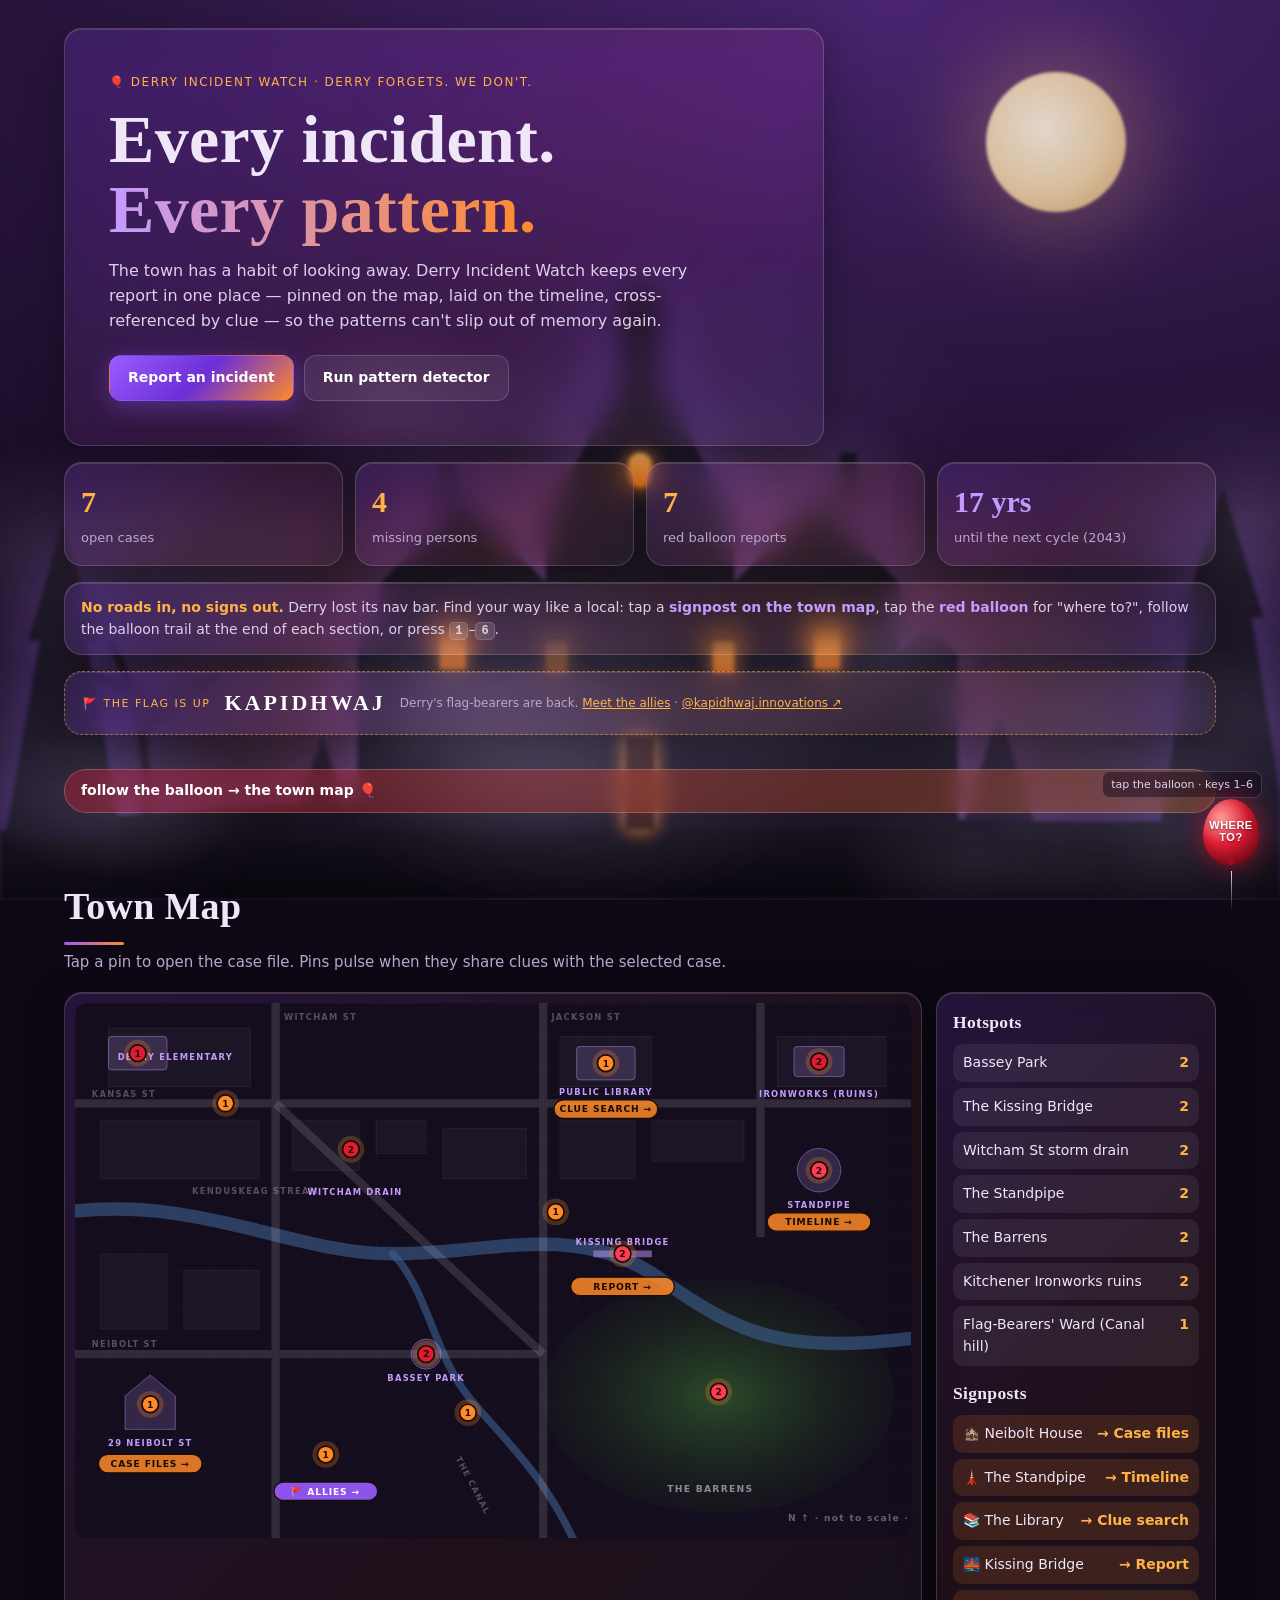
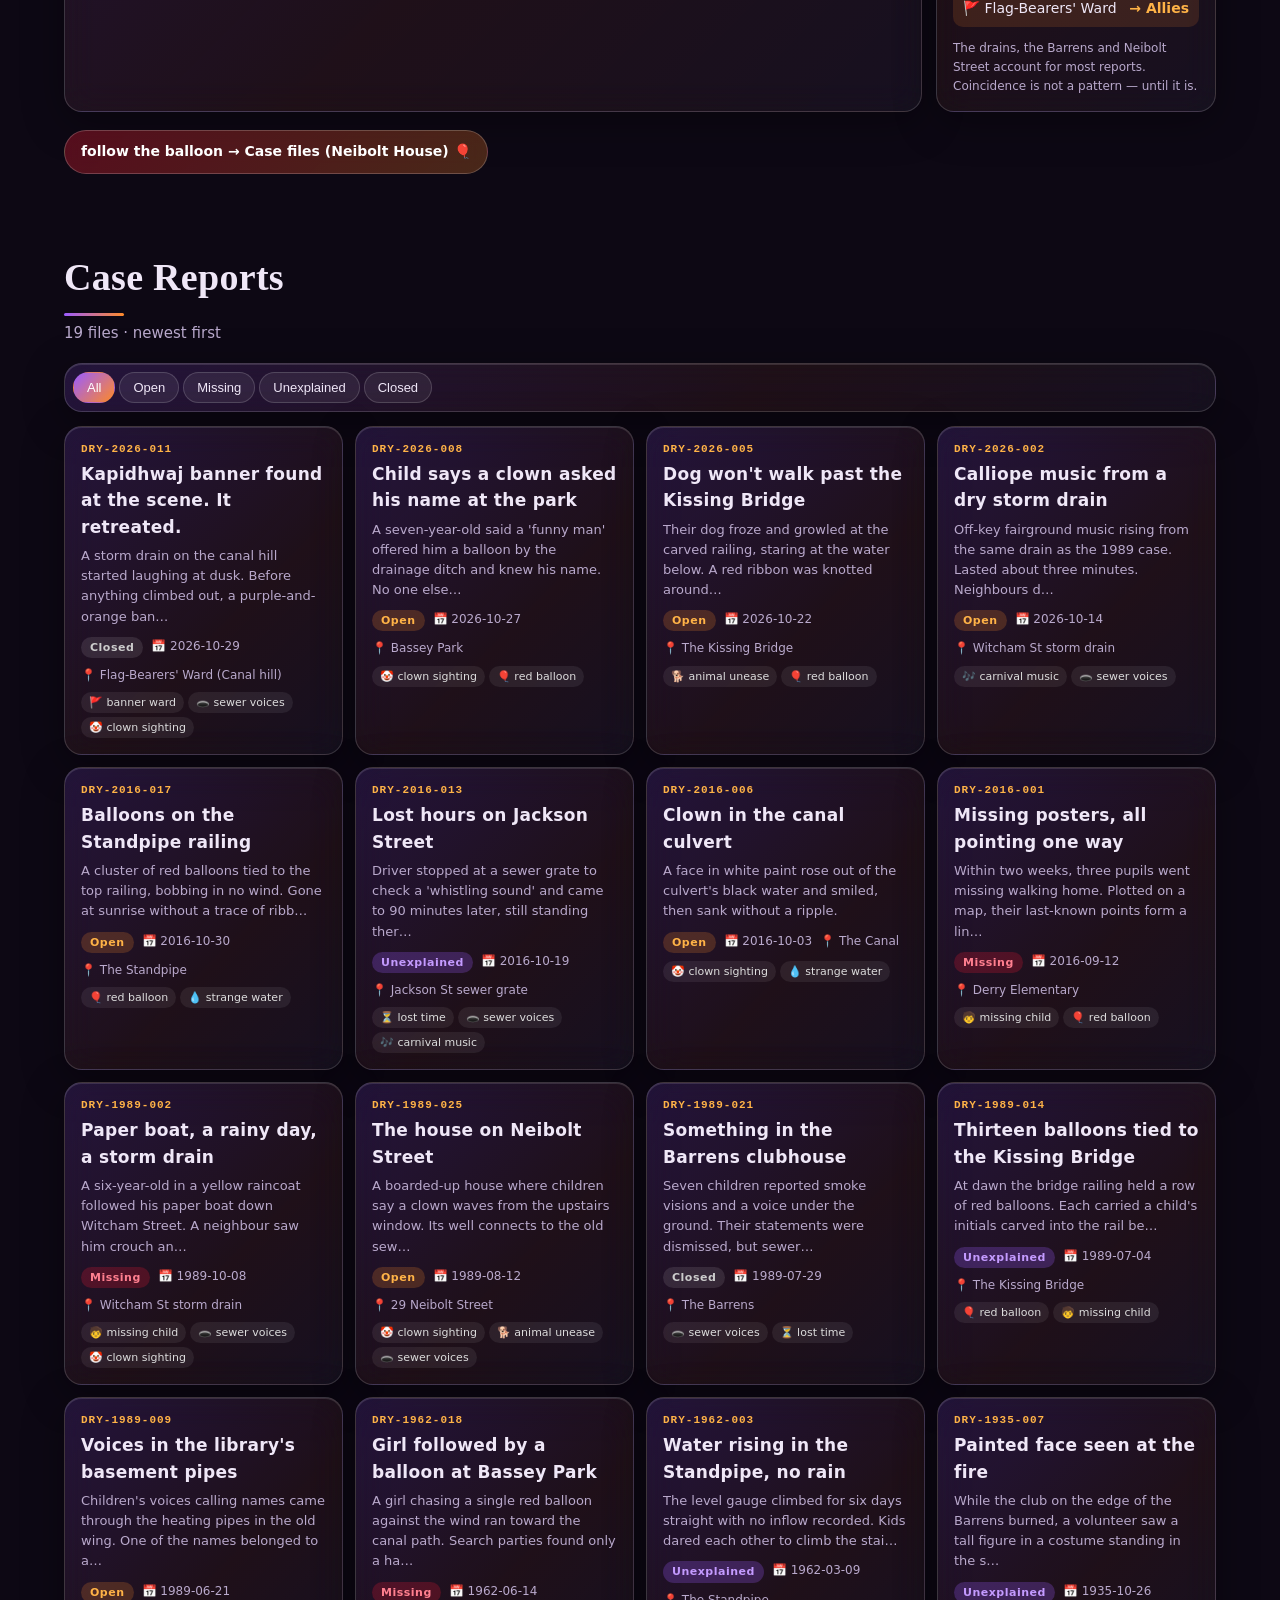
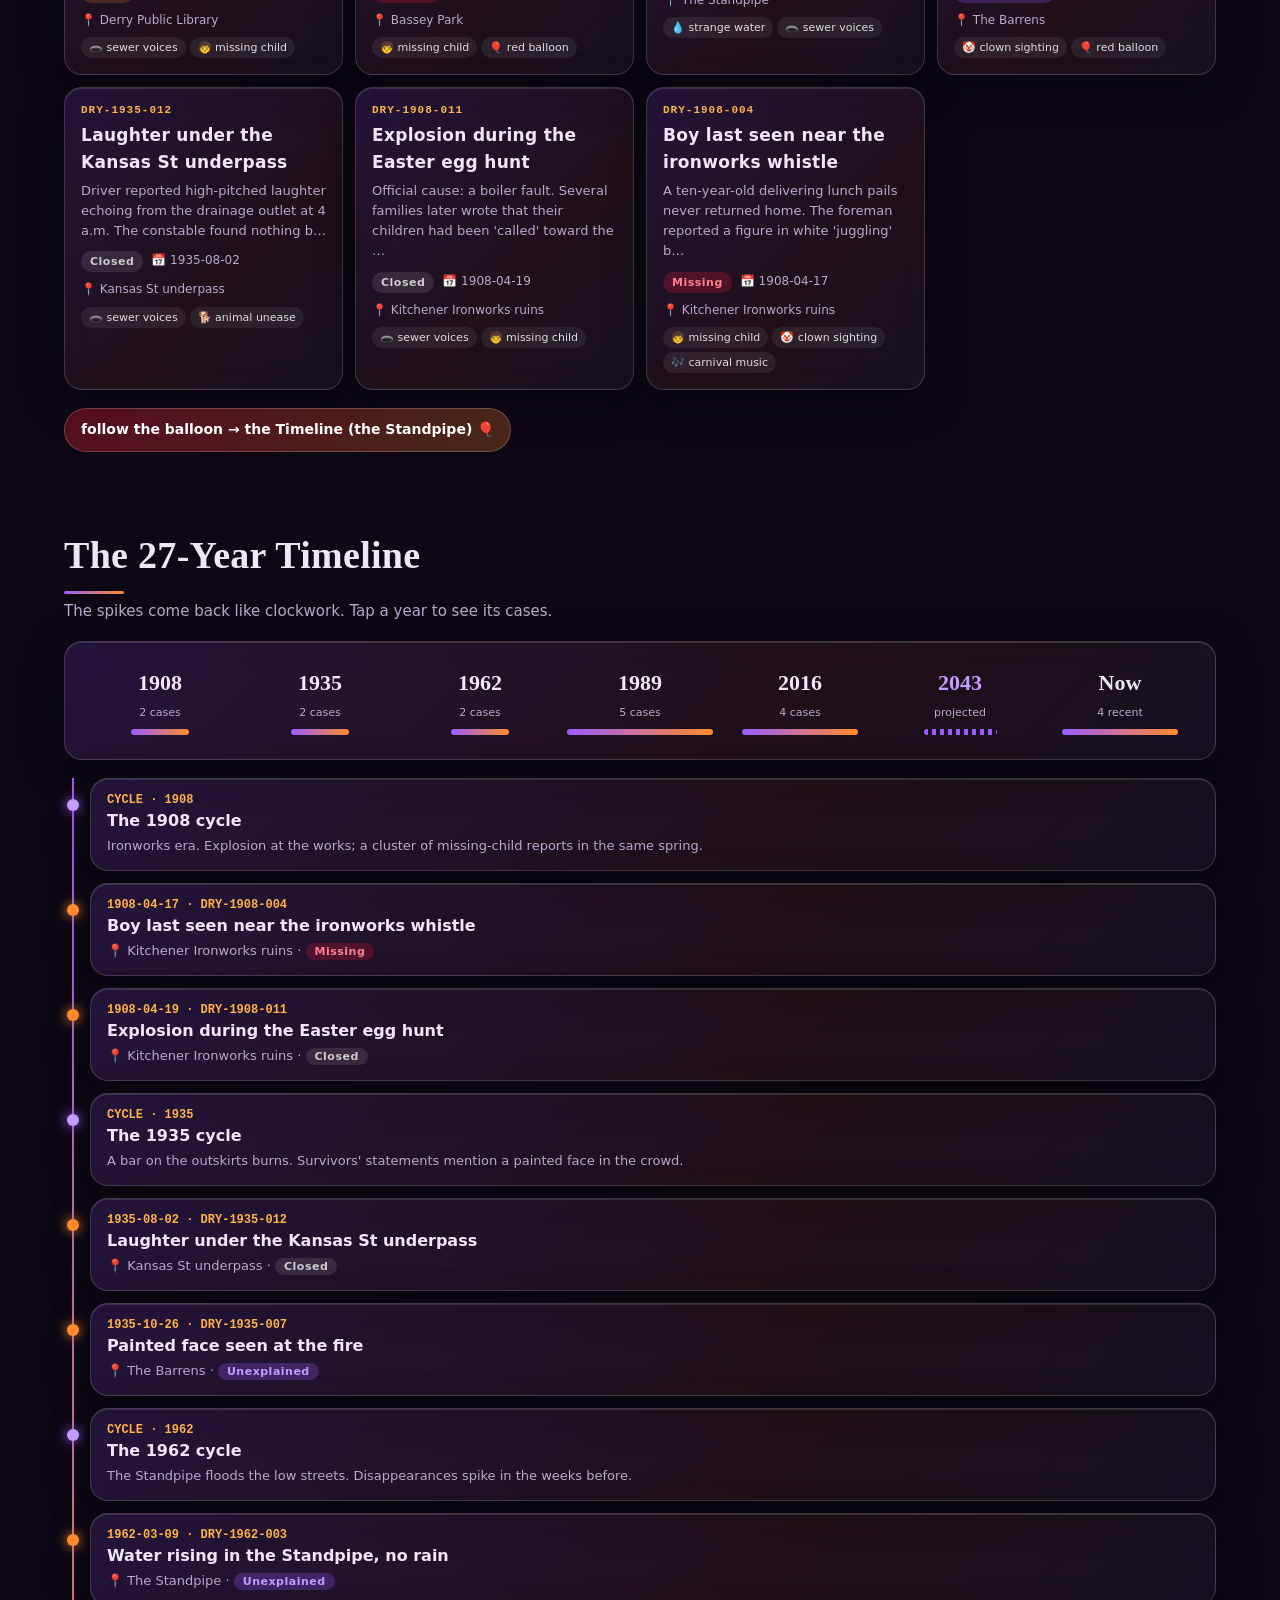
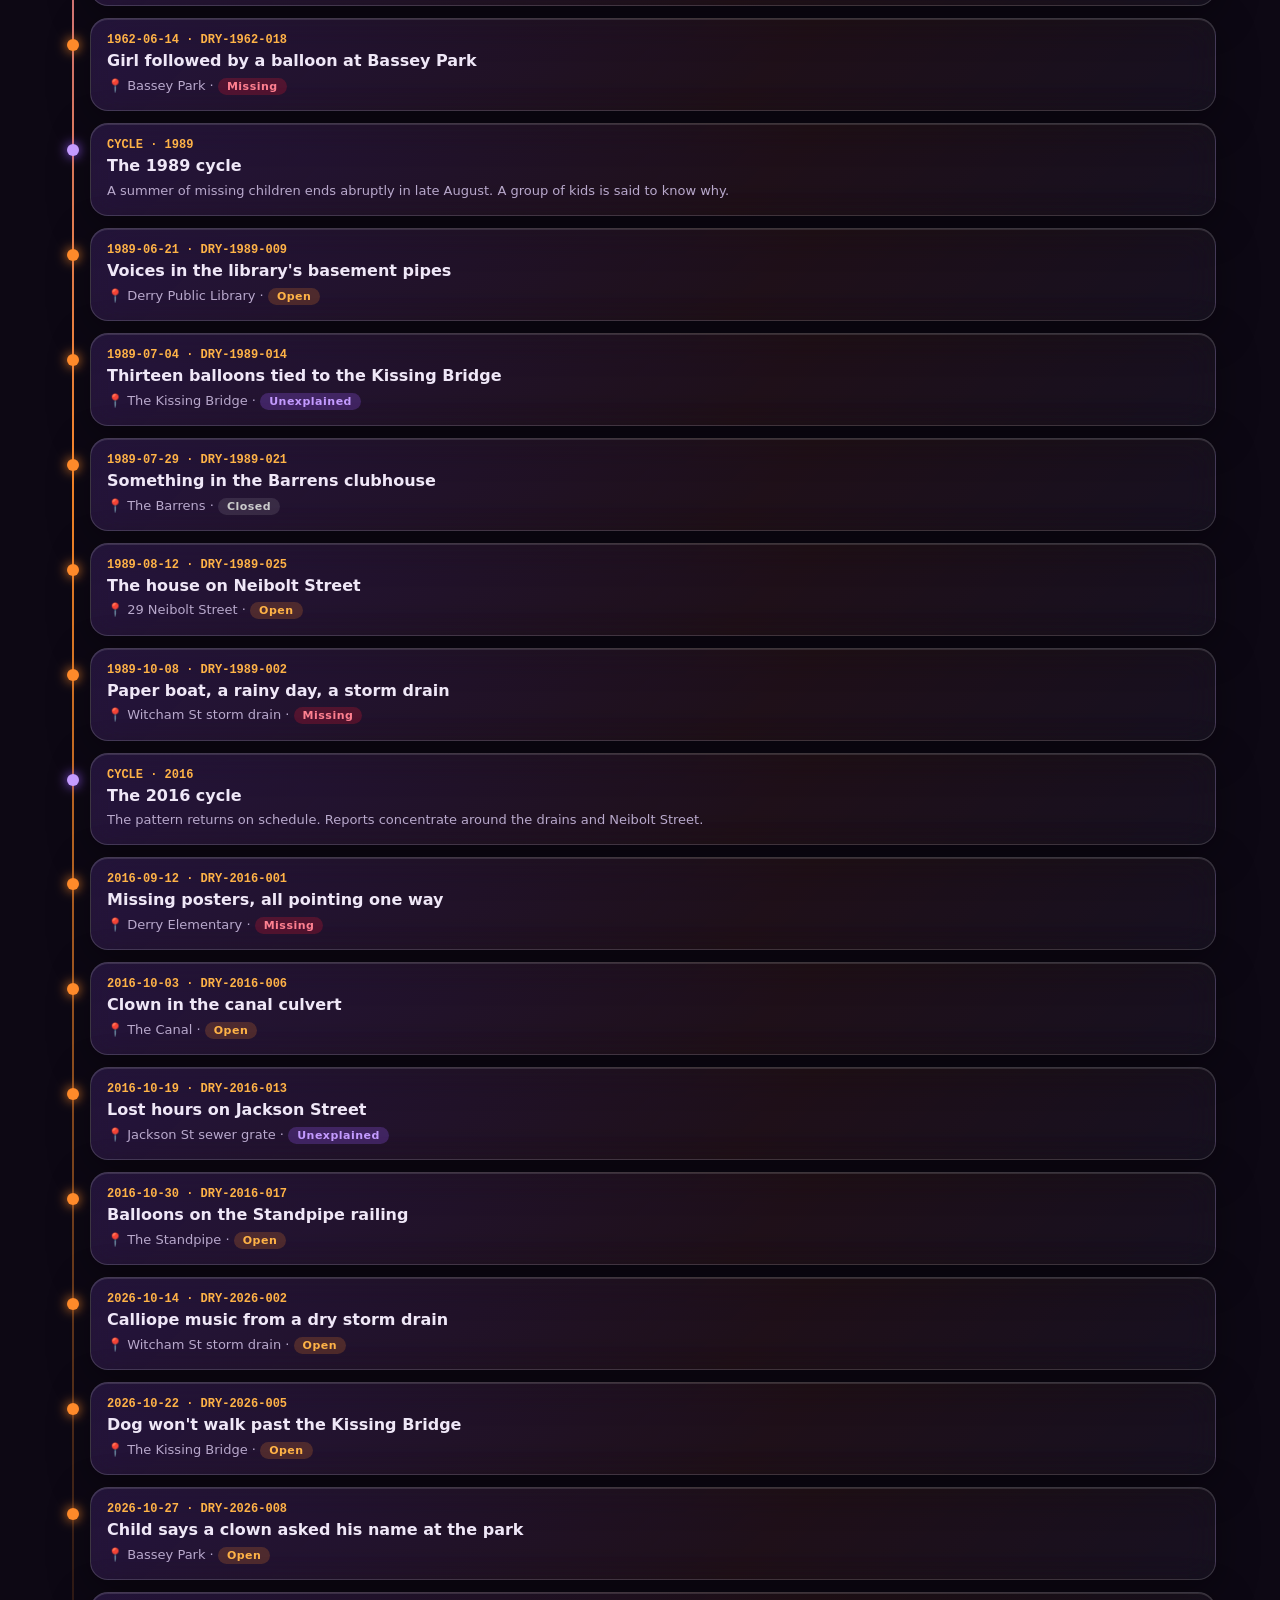
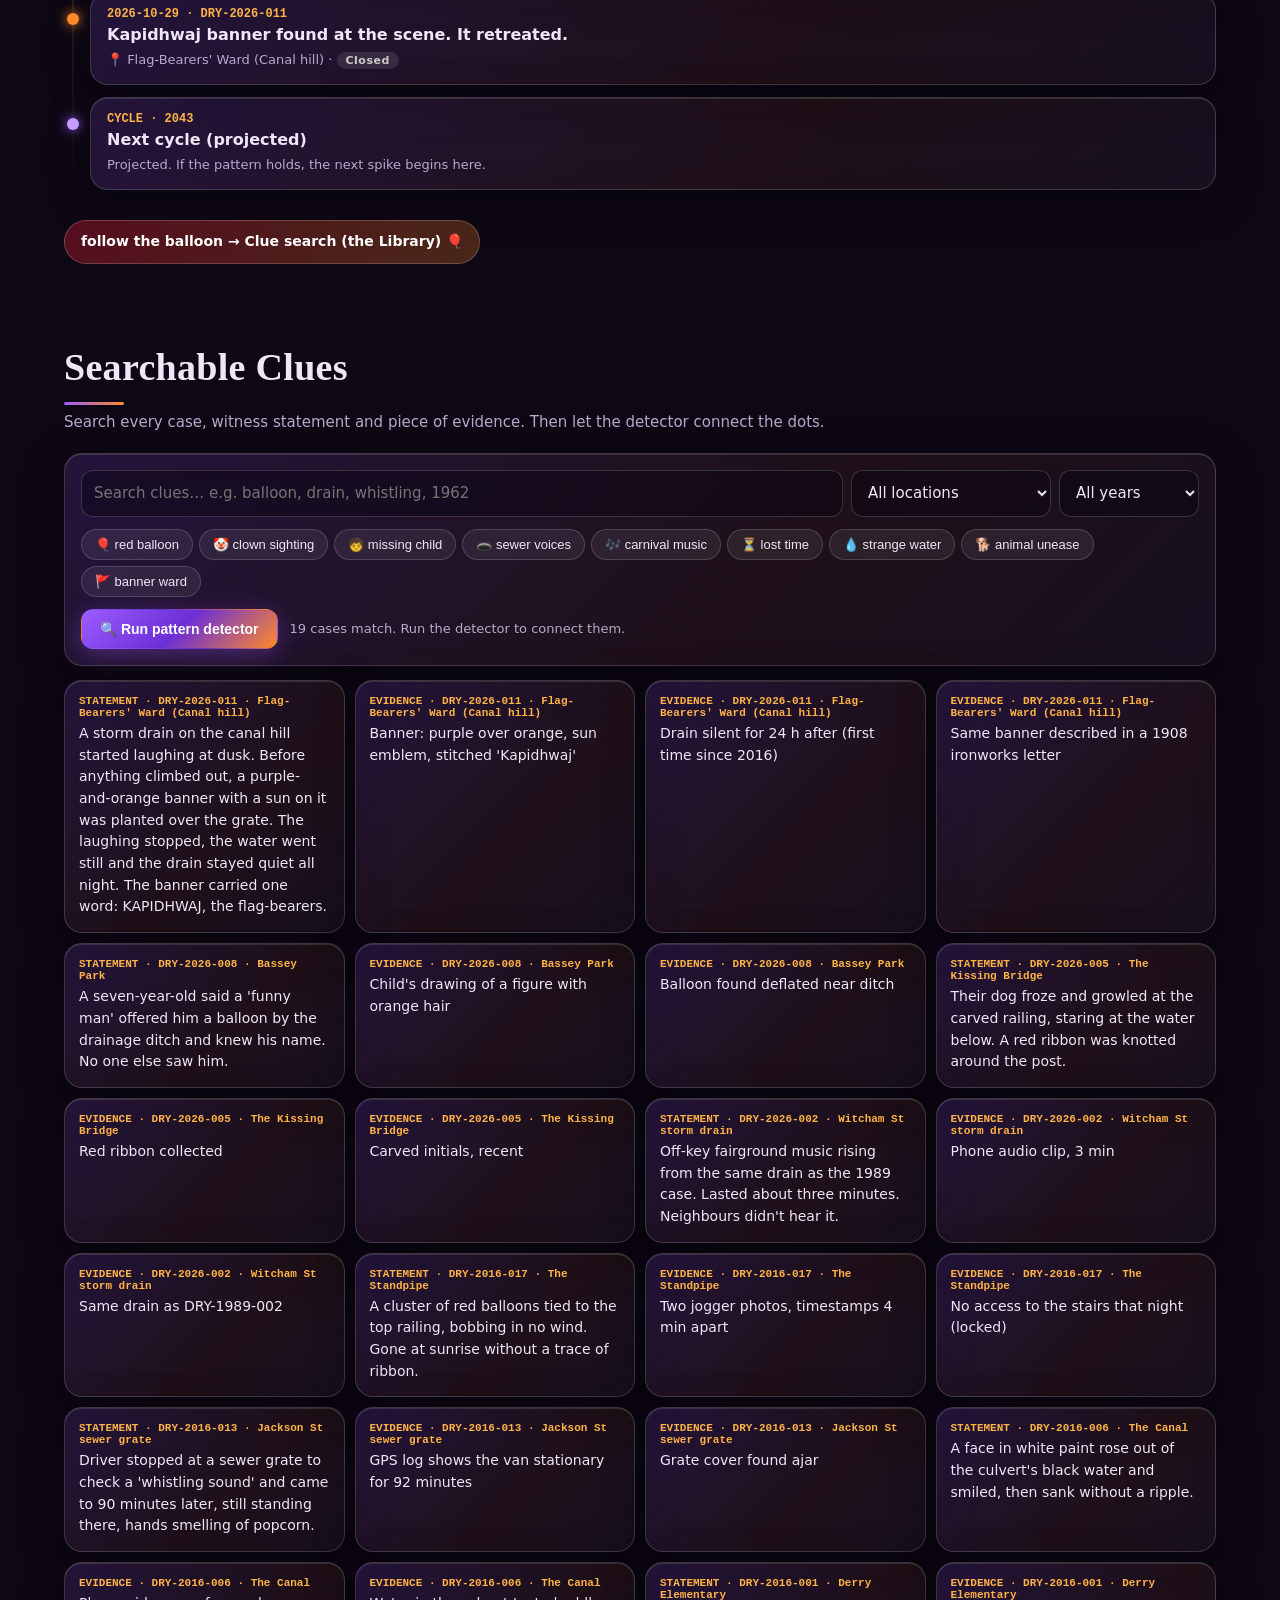
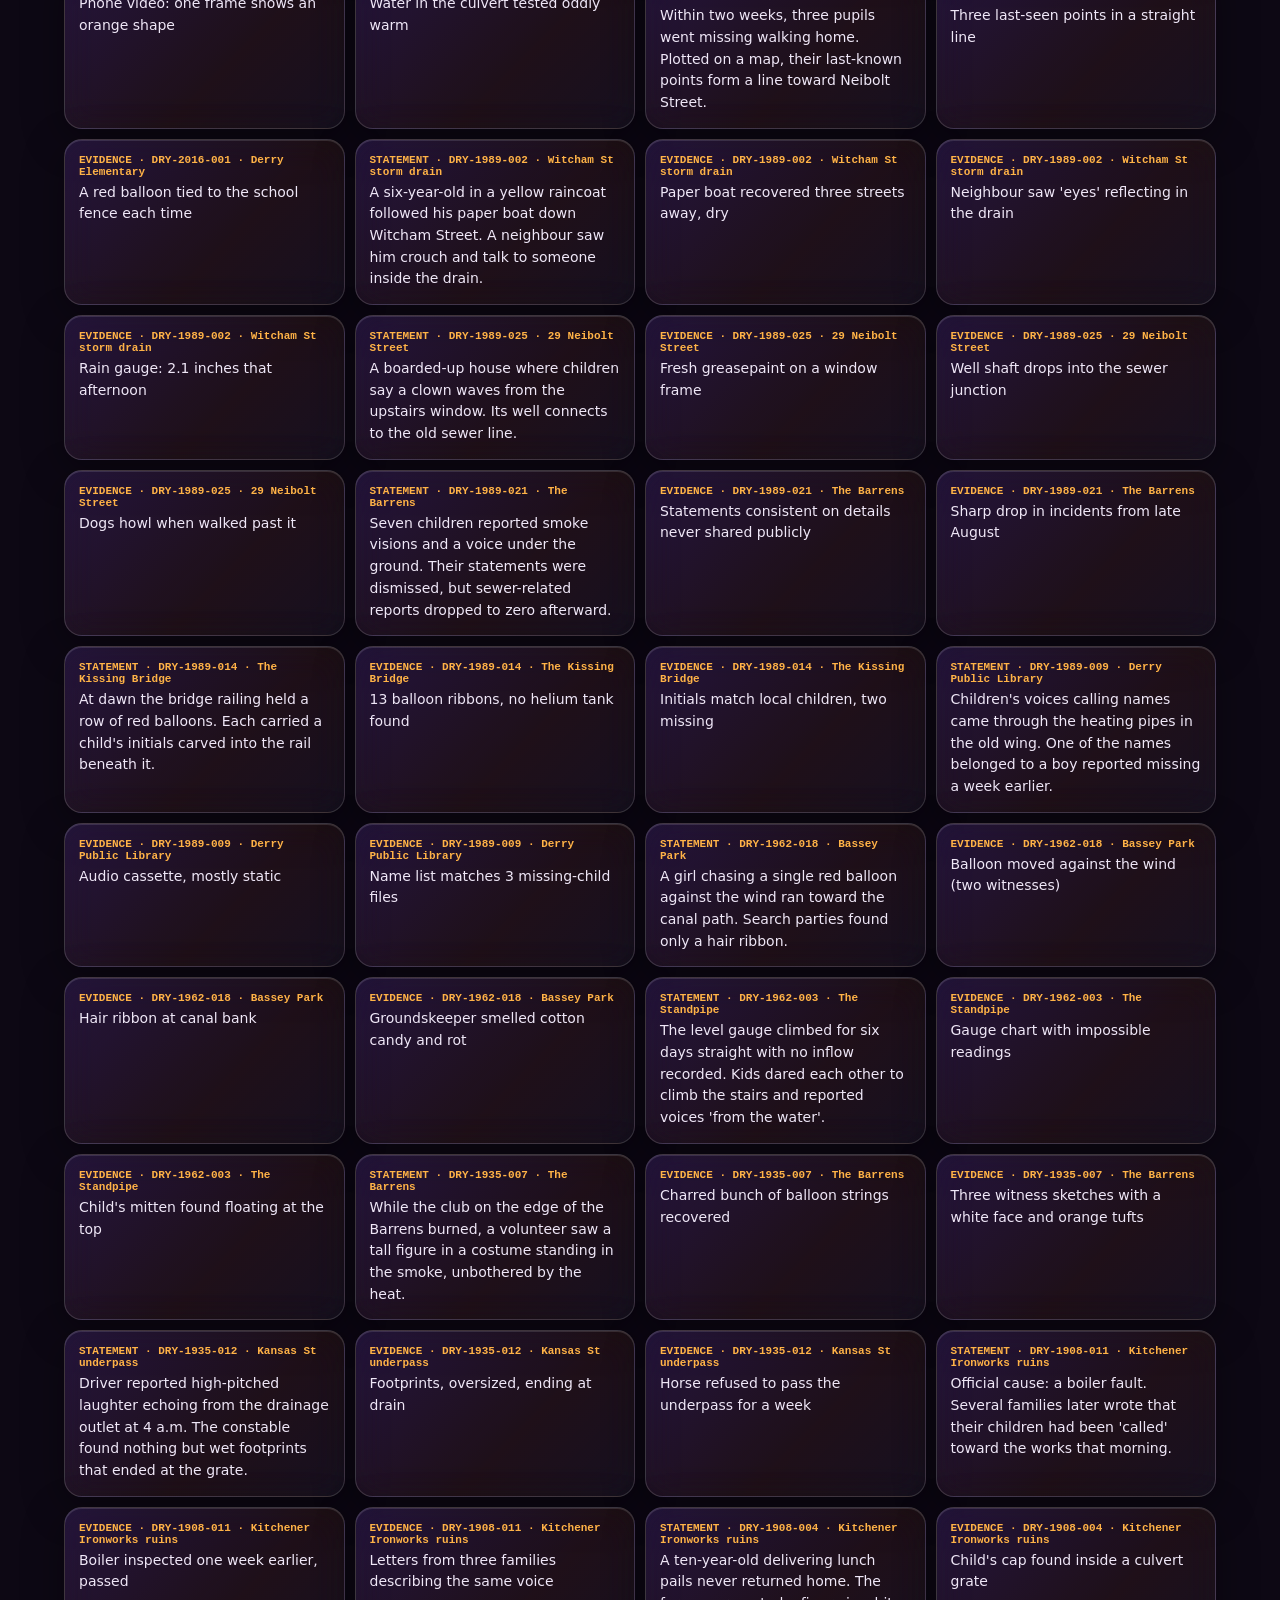
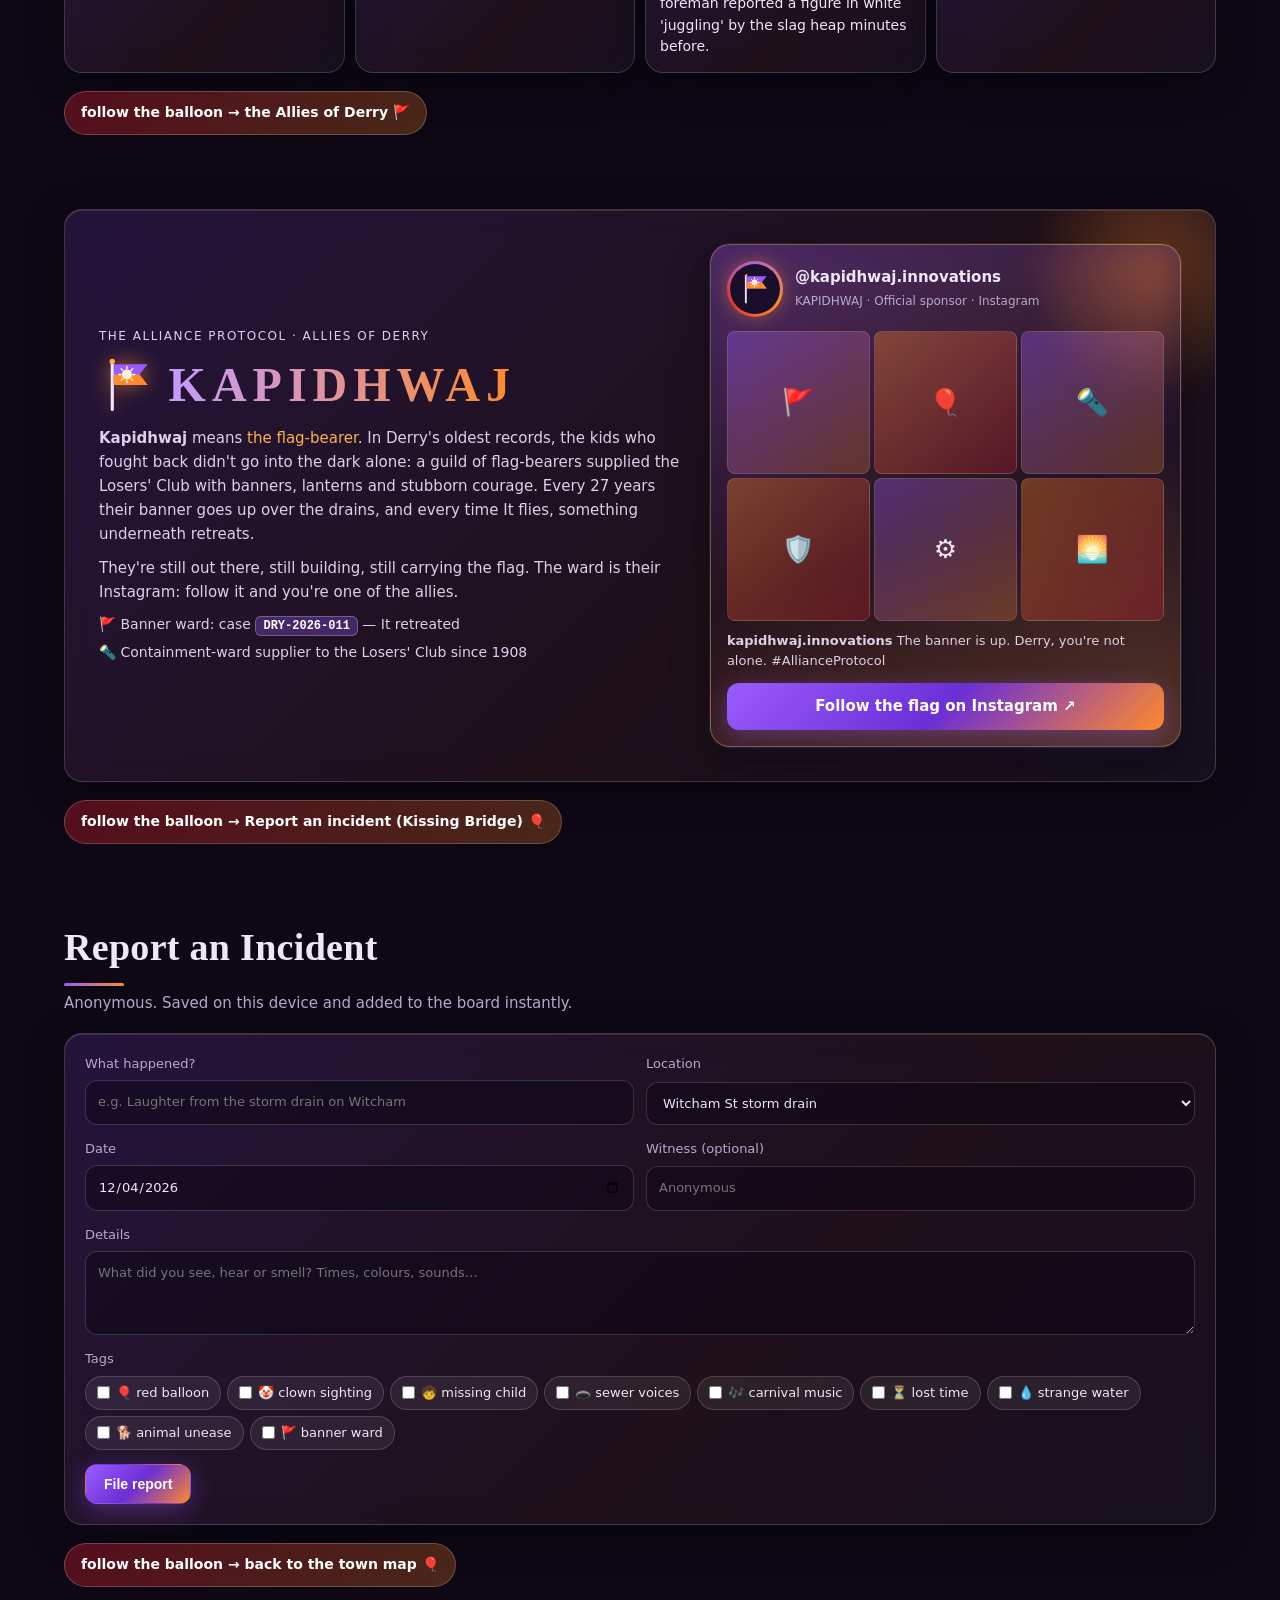
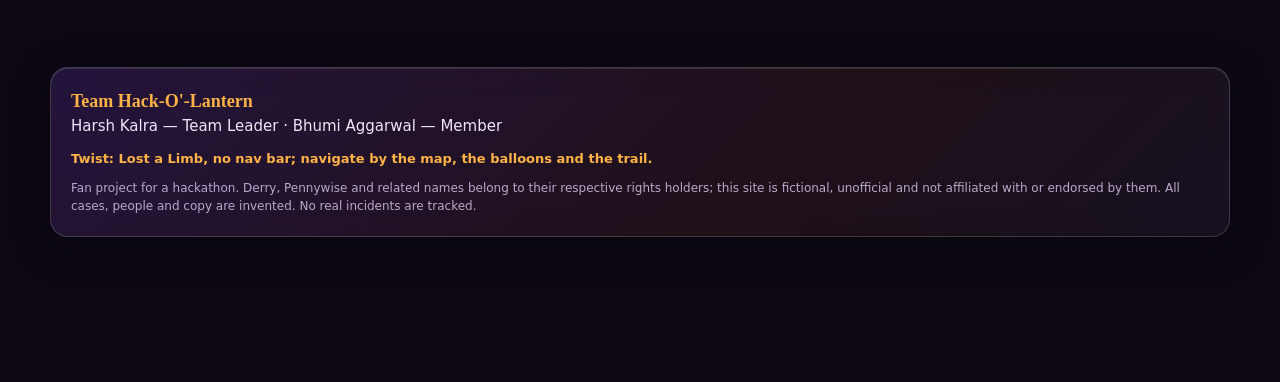
<file: derry/index.html>
<!doctype html>
<html lang="en">
<head>
<meta charset="utf-8">
<meta name="viewport" content="width=device-width,initial-scale=1,viewport-fit=cover">
<title>Derry Incident Watch — Connect the Patterns</title>
<meta name="description" content="A fictional incident-tracking network for the town of Derry, Maine. Map, case reports, the 27-year timeline and a searchable clue board with a pattern detector.">
<meta property="og:title" content="Derry Incident Watch">
<meta property="og:description" content="Derry forgets. We don't. Map, cases, timeline, clues and a pattern detector.">
<meta name="theme-color" content="#120a1c">
<link rel="icon" href="data:image/svg+xml,%3Csvg xmlns='http://www.w3.org/2000/svg' viewBox='0 0 64 64'%3E%3Cellipse cx='32' cy='26' rx='18' ry='22' fill='%23d4142a'/%3E%3Cpath d='M32 48 L29 52 L35 52 Z' fill='%23d4142a'/%3E%3Cpath d='M32 52 C28 58 36 60 32 64' stroke='%23ccc' fill='none' stroke-width='2'/%3E%3C/svg%3E">
<link rel="stylesheet" href="style.css">
<link rel="stylesheet" href="allies.css">
</head>
<body>
<!-- ATMOSPHERE -->
<div class="sky" aria-hidden="true">
  <div class="moon"></div>
  <svg class="mansion" viewBox="0 0 1200 520" preserveAspectRatio="xMidYMax slice">
    <defs>
      <linearGradient id="win" x1="0" y1="0" x2="0" y2="1"><stop offset="0" stop-color="#ffb347"/><stop offset="1" stop-color="#ff6a00"/></linearGradient>
    </defs>
    <path class="hill" d="M0 470 Q300 420 600 440 T1200 450 V520 H0Z"/>
    <g class="house">
      <path d="M380 460 V250 L450 180 L520 250 V200 L560 120 L600 60 L640 120 L680 200 V250 L750 180 L820 250 V460Z"/>
      <rect x="585" y="20" width="30" height="60"/><path d="M578 22 L600 -10 L622 22Z"/>
      <rect x="430" y="150" width="14" height="40"/><rect x="770" y="140" width="14" height="50"/>
      <path d="M360 460 L360 300 L380 280 L400 300 V460Z"/><path d="M820 460 V310 L845 285 L870 310 V460Z"/>
      <path d="M300 470 L330 380 L360 470Z M870 470 L905 360 L940 470Z" opacity=".8"/>
    </g>
    <g class="windows" fill="url(#win)">
      <rect x="590" y="140" width="20" height="30" rx="10" class="flicker"/>
      <rect x="430" y="290" width="22" height="34"/><rect x="748" y="290" width="22" height="34" class="flicker2"/>
      <rect x="520" y="300" width="18" height="28" opacity=".5"/><rect x="662" y="300" width="18" height="28"/>
      <rect x="588" y="380" width="24" height="80" fill="#2a0f08"/>
    </g>
    <g class="trees">
      <path d="M60 470 L90 300 L80 300 L110 200 L140 300 L130 300 L160 470Z"/>
      <path d="M1040 470 L1070 280 L1060 280 L1095 170 L1130 280 L1120 280 L1150 470Z"/>
      <path d="M180 470 C185 380 170 340 150 300 M175 380 C200 350 220 345 240 330 M170 350 C150 330 130 330 120 320" stroke="#07040b" stroke-width="7" fill="none"/>
    </g>
  </svg>
  <canvas id="fog"></canvas>
  <div class="fog f1"></div><div class="fog f2"></div><div class="fog f3"></div>
  <div class="balloon" id="balloon"><span></span></div>
</div>


<main id="top">
  <section class="hero">
    <div class="glass hero-card">
      <p class="eyebrow">🎈 Derry Incident Watch · Derry forgets. We don't.</p>
      <h1>Every incident.<br><span class="grad">Every pattern.</span></h1>
      <p class="lead">The town has a habit of looking away. Derry Incident Watch keeps every report in one place — pinned on the map, laid on the timeline, cross-referenced by clue — so the patterns can't slip out of memory again.</p>
      <div class="hero-actions">
        <a href="#report" class="btn primary">Report an incident</a>
        <a href="#clues" class="btn ghost" id="heroDetect">Run pattern detector</a>
      </div>
    </div>
    <div class="stats">
      <div class="glass stat"><b id="stOpen">0</b><span>open cases</span></div>
      <div class="glass stat"><b id="stMissing">0</b><span>missing persons</span></div>
      <div class="glass stat"><b id="stBalloon">0</b><span>red balloon reports</span></div>
      <div class="glass stat cyc"><b id="stCycle">—</b><span>until the next cycle (2043)</span></div>
    </div>
    <div class="glass signposts">
      <b>No roads in, no signs out.</b> Derry lost its nav bar. Find your way like a local: tap a <em>signpost on the town map</em>, tap the <em>red balloon</em> for "where to?", follow the balloon trail at the end of each section, or press <kbd>1</kbd>–<kbd>6</kbd>.
    </div>
    <div class="glass sponsor" id="sponsor"><span class="sp-tag">🚩 The flag is up</span><b>KAPIDHWAJ</b><span class="sp-note">Derry's flag-bearers are back. <a href="#allies" data-go="#allies">Meet the allies</a> · <a href="https://www.instagram.com/kapidhwaj.innovations/" target="_blank" rel="noopener">@kapidhwaj.innovations ↗</a></span></div>
    <a class="trail" href="#map">follow the balloon → the town map 🎈</a>
  </section>

  <!-- MAP -->
  <section id="map" class="section">
    <div class="sec-head"><h2>Town Map</h2><p>Tap a pin to open the case file. Pins pulse when they share clues with the selected case.</p></div>
    <div class="map-wrap">
      <div class="glass map-card">
        <svg id="townMap" viewBox="0 0 1000 640" role="img" aria-label="Illustrated map of Derry with incident pins">
          <defs>
            <pattern id="grid" width="40" height="40" patternUnits="userSpaceOnUse"><path d="M40 0H0V40" fill="none" stroke="rgba(255,255,255,.04)"/></pattern>
            <radialGradient id="barrens"><stop offset="0" stop-color="#2c4a2a"/><stop offset="1" stop-color="#1a2c1b" stop-opacity=".2"/></radialGradient>
            <filter id="glow"><feGaussianBlur stdDeviation="4" result="b"/><feMerge><feMergeNode in="b"/><feMergeNode in="SourceGraphic"/></feMerge></filter>
          </defs>
          <rect width="1000" height="640" fill="#140d1e"/>
          <rect width="1000" height="640" fill="url(#grid)"/>
          <!-- Barrens -->
          <ellipse cx="770" cy="470" rx="210" ry="140" fill="url(#barrens)"/>
          <text x="760" y="585" class="lbl">THE BARRENS</text>
          <!-- Kenduskeag stream / canal -->
          <path d="M-10 250 C150 230 260 300 380 300 S600 260 700 330 S850 420 1010 400" class="water"/>
          <path d="M380 300 C420 340 430 420 470 470 S560 560 600 650" class="water thin"/>
          <text x="140" y="228" class="lbl water-l">KENDUSKEAG STREAM</text>
          <text x="455" y="545" class="lbl water-l" transform="rotate(62 455 545)">THE CANAL</text>
          <!-- roads -->
          <path d="M0 120 H1000 M0 420 H560 M240 0 V640 M560 0 V640 M820 0 V280" class="road"/>
          <path d="M240 120 L560 420" class="road"/>
          <text x="20" y="112" class="lbl road-l">KANSAS ST</text>
          <text x="250" y="20" class="lbl road-l">WITCHAM ST</text>
          <text x="570" y="20" class="lbl road-l">JACKSON ST</text>
          <text x="20" y="412" class="lbl road-l">NEIBOLT ST</text>
          <!-- blocks -->
          <g class="blocks">
            <rect x="260" y="140" width="80" height="60"/><rect x="360" y="140" width="60" height="40"/>
            <rect x="440" y="150" width="100" height="60"/><rect x="580" y="140" width="90" height="70"/>
            <rect x="690" y="140" width="110" height="50"/><rect x="30" y="140" width="190" height="70"/>
            <rect x="30" y="300" width="80" height="90"/><rect x="130" y="320" width="90" height="70"/>
            <rect x="580" y="40" width="110" height="60"/><rect x="40" y="30" width="170" height="70"/>
            <rect x="840" y="40" width="130" height="60"/>
          </g>
          <!-- landmarks -->
          <g class="lm"><rect x="600" y="52" width="70" height="40" rx="4"/><text x="635" y="110" class="lbl lm-l">PUBLIC LIBRARY</text></g>
          <g class="lm"><circle cx="890" cy="200" r="26"/><text x="890" y="245" class="lbl lm-l">STANDPIPE</text></g>
          <g class="lm"><path d="M60 470 L90 445 L120 470 V510 H60Z"/><text x="90" y="530" class="lbl lm-l">29 NEIBOLT ST</text></g>
          <g class="lm"><path d="M620 300 h70" stroke="#c9a" stroke-width="8"/><text x="655" y="290" class="lbl lm-l">KISSING BRIDGE</text></g>
          <g class="lm"><circle cx="330" cy="175" r="7"/><text x="335" y="230" class="lbl lm-l">WITCHAM DRAIN</text></g>
          <g class="lm"><rect x="40" y="40" width="70" height="40" rx="4"/><text x="120" y="68" class="lbl lm-l">DERRY ELEMENTARY</text></g>
          <g class="lm"><rect x="860" y="52" width="60" height="36" rx="4"/><text x="890" y="112" class="lbl lm-l">IRONWORKS (RUINS)</text></g>
          <g class="lm"><circle cx="420" cy="420" r="18"/><text x="420" y="452" class="lbl lm-l">BASSEY PARK</text></g>
          <g id="signs"><g class="go ally" data-go="#allies" role="link" tabindex="0" aria-label="Allies of Derry"><rect x="238" y="573" width="124" height="22" rx="11"/><text x="300" y="588">🚩 ALLIES →</text></g><g class="go" data-go="#cases" role="link" tabindex="0" aria-label="CASE FILES"><rect x="28" y="540" width="124" height="22" rx="11"/><text x="90" y="555">CASE FILES →</text></g>
<g class="go" data-go="#clues" role="link" tabindex="0" aria-label="CLUE SEARCH"><rect x="573" y="116" width="124" height="22" rx="11"/><text x="635" y="131">CLUE SEARCH →</text></g>
<g class="go" data-go="#timeline" role="link" tabindex="0" aria-label="TIMELINE"><rect x="828" y="251" width="124" height="22" rx="11"/><text x="890" y="266">TIMELINE →</text></g>
<g class="go" data-go="#report" role="link" tabindex="0" aria-label="REPORT"><rect x="593" y="328" width="124" height="22" rx="11"/><text x="655" y="343">REPORT →</text></g></g>
          <g id="links"></g>
          <g id="pins"></g>
          <text x="960" y="620" class="lbl compass" text-anchor="end">N ↑ · not to scale · fictional</text>
        </svg>
      </div>
      <aside class="glass map-side" id="mapSide">
        <h3>Hotspots</h3>
        <ul id="hotspots"></ul>
        <h3 style="margin-top:14px">Signposts</h3>
        <ul class="posts">
          <li data-go="#cases">🏚️ Neibolt House <span>→ Case files</span></li>
          <li data-go="#timeline">🗼 The Standpipe <span>→ Timeline</span></li>
          <li data-go="#clues">📚 The Library <span>→ Clue search</span></li>
          <li data-go="#report">🌉 Kissing Bridge <span>→ Report</span></li>
          <li data-go="#allies">🚩 Flag-Bearers' Ward <span>→ Allies</span></li>
        </ul>
        <p class="hint">The drains, the Barrens and Neibolt Street account for most reports. Coincidence is not a pattern — until it is.</p>
      </aside>
    </div>
    <a class="trail" href="#cases">follow the balloon → Case files (Neibolt House) 🎈</a>
  </section>

  <!-- CASES -->
  <section id="cases" class="section">
    <div class="sec-head"><h2>Case Reports</h2><p><span id="caseCount">0</span> files · newest first</p></div>
    <div class="case-tools glass">
      <div class="seg" id="statusSeg">
        <button data-s="all" class="on">All</button><button data-s="Open">Open</button><button data-s="Missing">Missing</button><button data-s="Unexplained">Unexplained</button><button data-s="Closed">Closed</button>
      </div>
    </div>
    <div id="caseGrid" class="case-grid"></div>
    <a class="trail" href="#timeline">follow the balloon → the Timeline (the Standpipe) 🎈</a>
  </section>

  <!-- TIMELINE -->
  <section id="timeline" class="section">
    <div class="sec-head"><h2>The 27-Year Timeline</h2><p>The spikes come back like clockwork. Tap a year to see its cases.</p></div>
    <div class="glass cycle-bar" id="cycleBar"></div>
    <div class="timeline" id="tl"></div>
    <a class="trail" href="#clues">follow the balloon → Clue search (the Library) 🎈</a>
  </section>

  <!-- CLUES -->
  <section id="clues" class="section">
    <div class="sec-head"><h2>Searchable Clues</h2><p>Search every case, witness statement and piece of evidence. Then let the detector connect the dots.</p></div>
    <div class="glass search-panel">
      <div class="search-row">
        <input id="q" type="search" placeholder="Search clues… e.g. balloon, drain, whistling, 1962" autocomplete="off">
        <select id="fLoc"><option value="">All locations</option></select>
        <select id="fYear"><option value="">All years</option></select>
      </div>
      <div class="tags" id="tagRow"></div>
      <div class="detector">
        <button class="btn primary" id="detectBtn">🔍 Run pattern detector</button>
        <span id="detectOut" class="det-out">Pick a case or run the detector to find linked incidents.</span>
      </div>
    </div>
    <div class="clue-results" id="clueResults"></div>
    <div class="glass patterns" id="patterns" hidden></div>
    <a class="trail" href="#allies">follow the balloon → the Allies of Derry 🚩</a>
  </section>

  <!-- ALLIES OF DERRY — sponsor twist -->
  <section id="allies" class="section allies"><div class="glass al-wrap"><div class="al-grid">
      <div class="al-lore">
        <p class="al-kicker">The Alliance Protocol · Allies of Derry</p>
        <h2 class="al-title"><svg class="al-emblem" viewBox="0 0 64 64" aria-hidden="true"><rect x="13" y="5" width="3.5" height="55" rx="1.7" fill="#efe7f7"/><circle cx="14.7" cy="5" r="3" fill="#ffb347"/><path d="M16.5 8 H54 L45 19.5 L54 31 H16.5Z" fill="#9b5cff"/><path d="M16.5 19.5 H45 L54 31 H16.5Z" fill="#ff8a2a"/><circle cx="31" cy="19.5" r="5.5" fill="#fff4d6"/><g stroke="#fff4d6" stroke-width="1.6" stroke-linecap="round"><path d="M31 10.5v2.5M31 26v2.5M22 19.5h2.5M37.5 19.5h2.5M24.6 13.1l1.8 1.8M35.6 24.1l1.8 1.8M24.6 25.9l1.8-1.8M35.6 14.9l1.8-1.8"/></g></svg><span>KAPIDHWAJ</span></h2>
        <p><b>Kapidhwaj</b> means <em>the flag-bearer</em>. In Derry's oldest records, the kids who fought back didn't go into the dark alone: a guild of flag-bearers supplied the Losers' Club with banners, lanterns and stubborn courage. Every 27 years their banner goes up over the drains, and every time It flies, something underneath retreats.</p>
        <p>They're still out there, still building, still carrying the flag. The ward is their Instagram: follow it and you're one of the allies.</p>
        <ul class="al-points"><li>🚩 Banner ward: case <button class="al-case" data-case="DRY-2026-011">DRY-2026-011</button> — It retreated</li><li>🔦 Containment-ward supplier to the Losers' Club since 1908</li></ul>
      </div>
      <a class="al-ig" href="https://www.instagram.com/kapidhwaj.innovations/" target="_blank" rel="noopener" aria-label="Open the KAPIDHWAJ Instagram, @kapidhwaj.innovations">
        <div class="al-ig-top"><span class="al-ring"><svg class="al-emblem" viewBox="0 0 64 64" aria-hidden="true"><rect x="13" y="5" width="3.5" height="55" rx="1.7" fill="#efe7f7"/><circle cx="14.7" cy="5" r="3" fill="#ffb347"/><path d="M16.5 8 H54 L45 19.5 L54 31 H16.5Z" fill="#9b5cff"/><path d="M16.5 19.5 H45 L54 31 H16.5Z" fill="#ff8a2a"/><circle cx="31" cy="19.5" r="5.5" fill="#fff4d6"/><g stroke="#fff4d6" stroke-width="1.6" stroke-linecap="round"><path d="M31 10.5v2.5M31 26v2.5M22 19.5h2.5M37.5 19.5h2.5M24.6 13.1l1.8 1.8M35.6 24.1l1.8 1.8M24.6 25.9l1.8-1.8M35.6 14.9l1.8-1.8"/></g></svg></span><div><b>@kapidhwaj.innovations</b><small>KAPIDHWAJ · Official sponsor · Instagram</small></div></div>
        <div class="al-ig-grid"><i>🚩</i><i>🎈</i><i>🔦</i><i>🛡️</i><i>⚙️</i><i>🌅</i></div>
        <p class="al-ig-cap"><b>kapidhwaj.innovations</b> The banner is up. Derry, you're not alone. #AllianceProtocol</p>
        <span class="al-cta">Follow the flag on Instagram ↗</span>
      </a>
    </div></div>
    <a class="trail" href="#report">follow the balloon → Report an incident (Kissing Bridge) 🎈</a>
  </section>

  <!-- REPORT -->
  <section id="report" class="section">
    <div class="sec-head"><h2>Report an Incident</h2><p>Anonymous. Saved on this device and added to the board instantly.</p></div>
    <form class="glass form" id="reportForm">
      <div class="row2">
        <label>What happened? <input name="title" required maxlength="80" placeholder="e.g. Laughter from the storm drain on Witcham"></label>
        <label>Location <select name="loc" id="formLoc" required></select></label>
      </div>
      <div class="row2">
        <label>Date <input name="date" type="date" required></label>
        <label>Witness (optional) <input name="witness" maxlength="40" placeholder="Anonymous"></label>
      </div>
      <label>Details <textarea name="desc" rows="3" required maxlength="500" placeholder="What did you see, hear or smell? Times, colours, sounds…"></textarea></label>
      <fieldset class="tagpick" id="tagPick"><legend>Tags</legend></fieldset>
      <div class="form-actions"><button class="btn primary" type="submit">File report</button><span id="formMsg" class="form-msg" role="status"></span></div>
    </form>
    <a class="trail" href="#map">follow the balloon → back to the town map 🎈</a>
  </section>
</main>

<footer class="glass footer">
  <div>
    <b>Team Hack-O'-Lantern</b>
    <p>Harsh Kalra — Team Leader · Bhumi Aggarwal — Member</p>
  </div>
  <p class="twist">Twist: Lost a Limb, no nav bar; navigate by the map, the balloons and the trail.</p>
  <p class="disc">Fan project for a hackathon. Derry, Pennywise and related names belong to their respective rights holders; this site is fictional, unofficial and not affiliated with or endorsed by them. All cases, people and copy are invented. No real incidents are tracked.</p>
</footer>

<!-- MODAL -->
<div class="modal" id="modal" hidden>
  <div class="modal-bg" data-close></div>
  <article class="glass modal-card" role="dialog" aria-modal="true" aria-labelledby="mTitle">
    <button class="x" data-close aria-label="Close">✕</button>
    <div id="mBody"></div>
  </article>
</div>
<div class="toast glass" id="toast" hidden></div>

<script src="data.js"></script>
<script src="app.js"></script>
<script>window.BALLOON_NAV={items:[
 {href:"#top",label:"Top",icon:"🏠",key:"0"},
 {href:"#map",label:"Map",icon:"🗺️",key:"1"},
 {href:"#cases",label:"Cases",icon:"📁",key:"2"},
 {href:"#timeline",label:"Timeline",icon:"⏳",key:"3"},
 {href:"#clues",label:"Clues",icon:"🔍",key:"4"},
 {href:"#report",label:"Report",icon:"✍️",key:"5"},
 {href:"#allies",label:"Allies",icon:"🚩",key:"6"}],tip:"tap the balloon · keys 1–6"};</script>
<script src="balloon-nav.js"></script>
</body>
</html>
</file>
<file: derry/style.css>
*{box-sizing:border-box;margin:0;padding:0}
:root{--bg:#0d0814;--ink:#efe7f7;--mut:#b9a9cc;--pur:#9b5cff;--pur2:#c49bff;--org:#ff8a2a;--org2:#ffb347;--red:#e01b33;
--glass:rgba(40,22,60,.32);--glass2:rgba(255,255,255,.07);--line:rgba(255,255,255,.16);--r:18px}
html{scroll-behavior:smooth;scroll-padding-top:16px}
body{font:15px/1.55 system-ui,-apple-system,"Segoe UI",Roboto,sans-serif;color:var(--ink);background:var(--bg);overflow-x:hidden;min-height:100vh}
a{color:inherit}
h1,h2,h3{font-family:Georgia,"Times New Roman",serif;letter-spacing:.3px}
/* ---------- atmosphere ---------- */
.sky{position:fixed;inset:0;z-index:-1;overflow:hidden;background:radial-gradient(60% 45% at 50% 78%,rgba(255,120,40,.28),transparent 70%),radial-gradient(120% 80% at 70% 0%,#4a2470 0%,#2a1640 50%,#140a20 100%)}
.moon{position:absolute;top:8%;right:12%;width:140px;height:140px;border-radius:50%;background:radial-gradient(circle at 40% 40%,#fff6df,#f3d9a8 55%,#d9a560);box-shadow:0 0 80px 30px rgba(255,190,120,.25);filter:blur(1.5px);opacity:.85}
.mansion{position:absolute;left:0;right:0;bottom:0;width:100%;height:68vh;filter:blur(2px) drop-shadow(0 0 30px rgba(155,92,255,.35))}
.mansion .hill{fill:#07040b}.mansion .house,.mansion .trees{fill:#0a0612}
.windows rect{filter:drop-shadow(0 0 8px #ff8a2a)}
.flicker{animation:flick 4s infinite}.flicker2{animation:flick 6s infinite 1s}
@keyframes flick{0%,100%{opacity:1}45%{opacity:.9}48%{opacity:.2}50%{opacity:.95}70%{opacity:.6}}
#fog{position:absolute;inset:0;width:100%;height:100%;opacity:.7}
.fog{position:absolute;left:-50%;width:200%;height:45vh;bottom:0;background:radial-gradient(ellipse at center,rgba(200,180,230,.18),transparent 60%);filter:blur(30px);animation:drift 40s linear infinite}
.fog.f1{bottom:-5vh}.fog.f2{bottom:10vh;opacity:.6;animation-duration:65s;animation-direction:reverse}
.fog.f3{bottom:25vh;height:30vh;opacity:.35;animation-duration:90s;background:radial-gradient(ellipse at center,rgba(255,150,80,.12),transparent 60%)}
@keyframes drift{from{transform:translateX(0)}to{transform:translateX(25%)}}
.balloon{position:absolute;left:8%;bottom:-120px;width:46px;height:58px;animation:float 26s linear infinite;cursor:pointer;pointer-events:auto}
.balloon::before{content:"";position:absolute;inset:0;border-radius:50% 50% 48% 48%/55% 55% 45% 45%;background:radial-gradient(circle at 32% 28%,#ff8a8a,#e01b33 45%,#7a0614);box-shadow:0 0 30px rgba(224,27,51,.45)}
.balloon span{position:absolute;left:50%;top:58px;width:1px;height:90px;background:linear-gradient(#ddd,transparent)}
@keyframes float{0%{transform:translate(0,0) rotate(-4deg)}25%{transform:translate(30px,-30vh) rotate(4deg)}50%{transform:translate(-10px,-60vh) rotate(-3deg)}75%{transform:translate(40px,-90vh) rotate(3deg)}100%{transform:translate(10px,-125vh) rotate(-2deg)}}
/* ---------- glass (Haunted Glass hex: backdrop-filter blur) ---------- */
.glass{background:linear-gradient(135deg,rgba(155,92,255,.16),rgba(255,138,42,.07) 60%,rgba(255,255,255,.04));
border:1px solid var(--line);border-radius:var(--r);
-webkit-backdrop-filter:blur(16px) saturate(140%);backdrop-filter:blur(16px) saturate(140%);
box-shadow:0 10px 40px rgba(0,0,0,.35),inset 0 1px 0 rgba(255,255,255,.12)}
/* ---------- topbar ---------- */
.topbar{position:sticky;top:10px;z-index:50;margin:10px auto 0;max-width:1180px;width:calc(100% - 20px);display:flex;align-items:center;justify-content:space-between;padding:10px 16px;border-radius:999px}
.brand{display:flex;gap:10px;align-items:center;text-decoration:none}
.brand b{display:block;font-family:Georgia,serif;font-size:17px}
.brand small{display:block;color:var(--org2);font-size:11px;letter-spacing:1px;text-transform:uppercase}
.logo{font-size:24px;filter:drop-shadow(0 0 8px rgba(224,27,51,.6))}
nav{display:flex;gap:4px}
nav a{text-decoration:none;padding:7px 12px;border-radius:999px;color:var(--mut);font-size:14px;transition:background .2s,color .2s}
nav a:hover{background:var(--glass2);color:#fff}
.btn-sm{background:linear-gradient(135deg,var(--org),#ff5e3a);color:#1a0b00!important;font-weight:700}
.menu{display:none;background:none;border:0;color:#fff;font-size:22px;padding:4px 8px}
/* ---------- layout ---------- */
main{max-width:1180px;margin:0 auto;padding:0 14px}
.section{padding:64px 0 10px}
.sec-head{margin-bottom:18px}
.sec-head h2{font-size:clamp(26px,4vw,38px)}
.sec-head h2::after{content:"";display:block;width:60px;height:3px;margin-top:6px;background:linear-gradient(90deg,var(--pur),var(--org));border-radius:3px}
.sec-head p{color:var(--mut);margin-top:6px}
/* hero */
.hero{padding-top:56px;display:grid;gap:16px}
.hero-card{padding:clamp(22px,4vw,44px);max-width:760px}
.eyebrow{color:var(--org2);font-size:12px;letter-spacing:1.5px;text-transform:uppercase}
h1{font-size:clamp(36px,6.5vw,68px);line-height:1.04;margin:12px 0 14px}
.grad{background:linear-gradient(90deg,var(--pur2),var(--org));-webkit-background-clip:text;background-clip:text;color:transparent}
.lead{color:#ddd0ea;max-width:600px;font-size:16px}
.hero-actions{display:flex;gap:10px;flex-wrap:wrap;margin-top:22px}
.btn{display:inline-flex;align-items:center;gap:6px;border:1px solid var(--line);padding:11px 18px;border-radius:12px;font-weight:600;text-decoration:none;cursor:pointer;font-size:14px;color:#fff;background:var(--glass2);transition:transform .15s,box-shadow .2s}
.btn:hover{transform:translateY(-1px)}
.btn.primary{background:linear-gradient(135deg,var(--pur),#6b2fd6 50%,var(--org));border-color:transparent;box-shadow:0 6px 24px rgba(155,92,255,.35)}
.stats{display:grid;grid-template-columns:repeat(4,1fr);gap:12px}
.stat{padding:16px}
.stat b{display:block;font-size:30px;font-family:Georgia,serif;color:var(--org2)}
.stat span{color:var(--mut);font-size:13px}
.stat.cyc b{color:var(--pur2)}
/* map */
.map-wrap{display:grid;grid-template-columns:1fr 280px;gap:14px}
.map-card{padding:10px;overflow:hidden}
#townMap{width:100%;height:auto;display:block;border-radius:12px;touch-action:manipulation}
.water{fill:none;stroke:#3c5f8f;stroke-width:16;opacity:.6;stroke-linecap:round}.water.thin{stroke-width:9}
.road{stroke:rgba(255,255,255,.12);stroke-width:10;fill:none}
.blocks rect{fill:rgba(255,255,255,.035);stroke:rgba(255,255,255,.06)}
.lm *{fill:rgba(196,155,255,.18);stroke:rgba(196,155,255,.5)}
.lbl{fill:rgba(239,231,247,.55);font:600 11px system-ui;letter-spacing:1.5px;text-anchor:middle}
.road-l,.water-l{text-anchor:start;fill:rgba(239,231,247,.3);font-size:10px}
.lm-l{fill:var(--pur2)!important;stroke:none!important;font-size:10px}
.compass{fill:rgba(255,255,255,.35)}
.pin{cursor:pointer;outline:none}
.pin .halo{fill:rgba(255,138,42,.25);transform-box:fill-box;transform-origin:center;animation:pulse 2.4s infinite}
.pin .dot{fill:var(--org);stroke:#1a0b00;stroke-width:2}
.pin.missing .dot{fill:var(--red)}
.pin.balloon .dot{fill:#ff3b55}
.pin:hover .dot,.pin:focus .dot{fill:#fff}
.pin.dim{opacity:.25}
.pin.linked .halo{fill:rgba(155,92,255,.5);animation-duration:1s}
.pin.sel .dot{fill:#fff;stroke:var(--pur);stroke-width:4}
@keyframes pulse{0%{transform:scale(.6);opacity:1}100%{transform:scale(2.2);opacity:0}}
#links line{stroke:var(--pur2);stroke-width:2;stroke-dasharray:6 6;opacity:.85;animation:dash 1s linear infinite}
@keyframes dash{to{stroke-dashoffset:-12}}
.map-side{padding:16px}
.map-side h3{margin-bottom:8px}
#hotspots{list-style:none;display:grid;gap:6px}
#hotspots li{display:flex;justify-content:space-between;gap:8px;padding:8px 10px;border-radius:10px;background:var(--glass2);cursor:pointer;font-size:14px}
#hotspots li:hover{background:rgba(155,92,255,.2)}
#hotspots li b{color:var(--org2)}
.hint{color:var(--mut);font-size:12px;margin-top:12px}
/* cases */
.case-tools{padding:8px;margin-bottom:14px;overflow-x:auto}
.seg{display:flex;gap:4px;white-space:nowrap}
.seg button,.tag{border:1px solid var(--line);background:var(--glass2);color:var(--ink);padding:7px 13px;border-radius:999px;cursor:pointer;font-size:13px}
.seg button.on,.tag.on{background:linear-gradient(135deg,var(--pur),var(--org));border-color:transparent;color:#fff}
.case-grid{display:grid;grid-template-columns:repeat(auto-fill,minmax(260px,1fr));gap:12px}
.case{padding:16px;cursor:pointer;transition:transform .2s,border-color .2s;position:relative}
.case:hover{transform:translateY(-3px);border-color:rgba(255,138,42,.5)}
.case.linked{border-color:var(--pur2);box-shadow:0 0 0 2px rgba(155,92,255,.35),0 10px 40px rgba(0,0,0,.35)}
.case .id{font:700 11px ui-monospace,monospace;color:var(--org2);letter-spacing:1px}
.case h3{font-size:17px;margin:6px 0;font-family:system-ui;font-weight:700}
.case p{color:var(--mut);font-size:13px}
.meta{display:flex;gap:8px;flex-wrap:wrap;margin-top:10px;font-size:12px;color:var(--mut)}
.st{padding:2px 9px;border-radius:999px;font-size:11px;font-weight:700;letter-spacing:.5px}
.st.Open{background:rgba(255,138,42,.2);color:var(--org2)}
.st.Missing{background:rgba(224,27,51,.25);color:#ff8090}
.st.Unexplained{background:rgba(155,92,255,.25);color:var(--pur2)}
.st.Closed{background:rgba(255,255,255,.1);color:#ccc}
.chips{display:flex;flex-wrap:wrap;gap:4px;margin-top:8px}
.chip{font-size:11px;padding:2px 8px;border-radius:999px;background:rgba(255,255,255,.07);color:#ddd}
.new-badge{position:absolute;top:12px;right:12px;font-size:10px;background:var(--org);color:#1a0b00;padding:2px 7px;border-radius:999px;font-weight:800}
/* timeline */
.cycle-bar{display:flex;justify-content:space-between;padding:16px 18px;gap:6px;overflow-x:auto;margin-bottom:18px;position:relative}
.cy{flex:1;min-width:76px;text-align:center;cursor:pointer;padding:8px 4px;border-radius:12px;transition:background .2s}
.cy:hover,.cy.on{background:rgba(155,92,255,.22)}
.cy b{display:block;font-family:Georgia,serif;font-size:22px}
.cy small{color:var(--mut);font-size:11px}
.cy .bar{height:6px;border-radius:3px;margin:6px auto 0;background:linear-gradient(90deg,var(--pur),var(--org))}
.cy.future b{color:var(--pur2)}.cy.future .bar{background:repeating-linear-gradient(90deg,var(--pur) 0 4px,transparent 4px 8px)}
.timeline{position:relative;padding-left:26px}
.timeline::before{content:"";position:absolute;left:8px;top:0;bottom:0;width:2px;background:linear-gradient(var(--pur),var(--org),transparent)}
.tl-item{position:relative;padding:14px 16px;margin-bottom:12px;cursor:pointer}
.tl-item::before{content:"";position:absolute;left:-24px;top:20px;width:12px;height:12px;border-radius:50%;background:var(--org);box-shadow:0 0 12px var(--org)}
.tl-item.cyclemark::before{background:var(--pur2);box-shadow:0 0 12px var(--pur)}
.tl-item .d{font:700 12px ui-monospace,monospace;color:var(--org2)}
.tl-item h4{font-size:16px;margin:2px 0}
.tl-item p{font-size:13px;color:var(--mut)}
/* clues */
.search-panel{padding:16px;display:grid;gap:12px}
.search-row{display:grid;grid-template-columns:1fr 200px 140px;gap:8px}
input,select,textarea{width:100%;font:inherit;color:var(--ink);background:rgba(10,5,18,.45);border:1px solid var(--line);border-radius:12px;padding:11px 12px;outline:none}
input:focus,select:focus,textarea:focus{border-color:var(--pur2);box-shadow:0 0 0 3px rgba(155,92,255,.25)}
select option{background:#1a0f2a}
.tags{display:flex;flex-wrap:wrap;gap:6px}
.detector{display:flex;gap:12px;align-items:center;flex-wrap:wrap}
.det-out{color:var(--mut);font-size:13px}
.clue-results{display:grid;grid-template-columns:repeat(auto-fill,minmax(280px,1fr));gap:10px;margin-top:14px}
.clue{padding:14px;cursor:pointer}
.clue .src{font:700 11px ui-monospace,monospace;color:var(--org2)}
.clue p{font-size:14px;margin-top:4px}
mark{background:rgba(255,138,42,.35);color:#fff;border-radius:3px;padding:0 2px}
.empty{color:var(--mut);padding:20px;text-align:center}
.patterns{padding:18px;margin-top:14px}
.patterns h3{margin-bottom:10px}
.pat{padding:12px;border-radius:12px;background:var(--glass2);margin-bottom:8px;border-left:3px solid var(--pur2)}
.pat b{color:var(--org2)}
.pat .ids{display:flex;flex-wrap:wrap;gap:4px;margin-top:6px}
.pat .ids button{font:700 11px ui-monospace,monospace;background:rgba(155,92,255,.2);color:#fff;border:1px solid var(--line);border-radius:6px;padding:3px 7px;cursor:pointer}
/* form */
.form{padding:20px;display:grid;gap:14px}
.form label{display:grid;gap:6px;font-size:13px;color:var(--mut)}
.row2{display:grid;grid-template-columns:1fr 1fr;gap:12px}
.tagpick{border:0;display:flex;flex-wrap:wrap;gap:6px}
.tagpick legend{font-size:13px;color:var(--mut);margin-bottom:6px}
.tagpick label{display:inline-flex;align-items:center;gap:6px;color:var(--ink);cursor:pointer;padding:6px 11px;border:1px solid var(--line);border-radius:999px;background:var(--glass2)}
.tagpick input{width:auto;accent-color:var(--org)}
.form-actions{display:flex;gap:12px;align-items:center}
.form-msg{color:var(--org2);font-size:13px}
/* footer */
.footer{max-width:1180px;width:calc(100% - 28px);margin:70px auto 20px;padding:20px;display:grid;gap:10px}
.footer b{font-family:Georgia,serif;font-size:18px;color:var(--org2)}
.disc{font-size:12px;color:var(--mut)}
/* modal */
.modal{position:fixed;inset:0;z-index:100;display:grid;place-items:center;padding:14px}
.modal[hidden]{display:none}
.modal-bg{position:absolute;inset:0;background:rgba(5,2,10,.55);-webkit-backdrop-filter:blur(8px);backdrop-filter:blur(8px)}
.modal-card{position:relative;max-width:620px;width:100%;max-height:88vh;overflow:auto;padding:24px;background:linear-gradient(135deg,rgba(60,30,90,.6),rgba(40,20,30,.55));animation:pop .25s ease}
@keyframes pop{from{transform:translateY(12px) scale(.98);opacity:0}}
.x{position:absolute;top:12px;right:12px;width:34px;height:34px;border-radius:50%;border:1px solid var(--line);background:var(--glass2);color:#fff;cursor:pointer}
.m-id{font:700 12px ui-monospace,monospace;color:var(--org2);letter-spacing:1px}
.modal-card h3{font-size:24px;margin:6px 34px 10px 0}
.m-grid{display:grid;grid-template-columns:1fr 1fr;gap:8px;margin:12px 0}
.m-grid div{background:var(--glass2);padding:9px 11px;border-radius:10px;font-size:13px}
.m-grid small{display:block;color:var(--mut);font-size:11px;text-transform:uppercase;letter-spacing:1px}
.ev{list-style:none;display:grid;gap:6px;margin:8px 0 14px}
.ev li{padding:8px 11px;border-radius:10px;background:rgba(255,138,42,.1);font-size:14px;border-left:3px solid var(--org)}
.m-links{display:flex;flex-wrap:wrap;gap:6px;margin-top:6px}
.m-links button{font-size:12px;background:rgba(155,92,255,.2);border:1px solid var(--line);color:#fff;border-radius:8px;padding:5px 9px;cursor:pointer;text-align:left}
.toast{position:fixed;left:50%;bottom:20px;transform:translateX(-50%);z-index:120;padding:12px 18px;font-size:14px}
/* mobile */
@media (max-width:860px){
  .map-wrap{grid-template-columns:1fr}
  .stats{grid-template-columns:repeat(2,1fr)}
  .search-row{grid-template-columns:1fr 1fr}.search-row input{grid-column:1/-1}
}
@media (max-width:640px){
  .map-card{overflow-x:auto;-webkit-overflow-scrolling:touch}
  #townMap{min-width:720px}
  .map-card::after{content:"← swipe the map →";display:block;text-align:center;color:var(--mut);font-size:12px;padding-top:6px;position:sticky;left:0}

  .menu{display:block}
  nav{position:absolute;top:calc(100% + 8px);right:0;left:0;flex-direction:column;padding:10px;border-radius:16px;background:rgba(30,16,46,.85);-webkit-backdrop-filter:blur(16px);backdrop-filter:blur(16px);border:1px solid var(--line);display:none}
  nav.open{display:flex}
  .topbar{border-radius:20px}
  .row2,.m-grid{grid-template-columns:1fr}
  .moon{width:90px;height:90px}
  .glass{-webkit-backdrop-filter:blur(12px);backdrop-filter:blur(12px)}
  .section{padding-top:48px}
  .lbl{font-size:13px}
  .stat b{font-size:24px}
}
@media (prefers-reduced-motion:reduce){*{animation:none!important;transition:none!important}}

/* ---------- Twist: Lost a Limb (no nav bar) ---------- */
.hero{padding-top:28px}
.trail{display:inline-flex;align-items:center;gap:6px;margin-top:18px;padding:10px 16px;border-radius:999px;text-decoration:none;font-weight:700;font-size:14px;color:#fff;
 background:linear-gradient(135deg,rgba(224,27,51,.35),rgba(255,138,42,.25));border:1px solid rgba(255,255,255,.2);-webkit-backdrop-filter:blur(10px);backdrop-filter:blur(10px)}
.trail:hover{transform:translateX(3px)}
.signposts{padding:14px 16px;font-size:14px;color:#ddd0ea}
.signposts b{color:var(--org2)}.signposts em{color:var(--pur2);font-style:normal;font-weight:600}
kbd{font:700 12px ui-monospace,monospace;background:rgba(255,255,255,.12);border:1px solid var(--line);border-radius:5px;padding:1px 5px}
.sponsor{display:flex;align-items:center;gap:14px;flex-wrap:wrap;padding:14px 18px;border-style:dashed;border-color:rgba(255,179,71,.5)}
.sponsor b{font-family:Georgia,serif;font-size:22px;letter-spacing:3px;color:#fff}
.sp-tag{font-size:11px;letter-spacing:1.5px;text-transform:uppercase;color:var(--org2)}
.sp-note{font-size:12px;color:var(--mut)}
#signs .go{cursor:pointer;outline:none}
#signs .go rect{fill:rgba(255,138,42,.85);stroke:#1a0b00;stroke-width:1.5}
#signs .go text{fill:#1a0b00;font:800 11px system-ui;letter-spacing:1px;text-anchor:middle;pointer-events:none}
#signs .go:hover rect,#signs .go:focus rect{fill:#fff}
.posts{list-style:none;display:grid;gap:6px}
.posts li{display:flex;justify-content:space-between;gap:6px;padding:8px 10px;border-radius:10px;background:rgba(255,138,42,.14);cursor:pointer;font-size:14px}
.posts li span{color:var(--org2);font-weight:700}
.posts li:hover{background:rgba(255,138,42,.3)}
.twist{font-size:13px;color:var(--org2);font-weight:600}
.footer{margin-bottom:110px}

#signs .go.ally rect{fill:rgba(155,92,255,.9)}#signs .go.ally text{fill:#fff}
.sponsor a{color:var(--org2)}
</file>
<file: derry/allies.css>
/* Allies of Derry — KAPIDHWAJ (The Alliance Protocol sponsor twist). Haunted Glass styling, shared by the tracker and the main site. */
.al-wrap{padding:clamp(18px,3.5vw,34px);position:relative;overflow:hidden;color:#efe7f7;font-family:system-ui,-apple-system,"Segoe UI",Roboto,sans-serif}
.al-wrap::before{content:"";position:absolute;right:-80px;top:-80px;width:280px;height:280px;border-radius:50%;background:radial-gradient(circle,rgba(255,138,42,.35),transparent 65%);filter:blur(10px);pointer-events:none}
.al-grid{position:relative;display:grid;grid-template-columns:1.25fr 1fr;gap:22px;align-items:center}
.al-kicker{color:#ffb347;font-size:12px;letter-spacing:1.5px;text-transform:uppercase;margin:0}
.al-title{display:flex;align-items:center;gap:12px;margin:8px 0 12px;font-family:Georgia,serif;font-size:clamp(30px,5vw,48px);letter-spacing:6px;line-height:1}
.al-title span{background:linear-gradient(90deg,#c49bff,#ff8a2a);-webkit-background-clip:text;background-clip:text;color:transparent}
.al-emblem{width:1.2em;height:1.2em;flex:none;filter:drop-shadow(0 0 10px rgba(255,138,42,.6));animation:alWave 3s ease-in-out infinite;transform-origin:20% 90%}
@keyframes alWave{0%,100%{transform:rotate(-2deg)}50%{transform:rotate(3deg)}}
.al-lore p{color:#ddd0ea;line-height:1.6;margin:0 0 10px}.al-lore em{color:#ffb347;font-style:normal}
.al-points{list-style:none;padding:0;margin:8px 0 0;display:grid;gap:6px;font-size:14px;color:#ddd0ea}
.al-case{font:700 12px ui-monospace,monospace;background:rgba(155,92,255,.3);color:#fff;border:1px solid rgba(255,255,255,.25);border-radius:6px;padding:2px 7px;cursor:pointer}
.al-ig{display:block;text-decoration:none;color:#efe7f7;border-radius:20px;padding:16px;background:linear-gradient(160deg,rgba(155,92,255,.28),rgba(30,14,44,.4) 55%,rgba(255,138,42,.25));
 border:1px solid rgba(255,255,255,.25);-webkit-backdrop-filter:blur(18px) saturate(150%);backdrop-filter:blur(18px) saturate(150%);box-shadow:0 14px 40px rgba(0,0,0,.45),0 0 0 1px rgba(255,138,42,.15);transition:transform .25s,box-shadow .25s}
.al-ig:hover{transform:translateY(-4px) rotate(-.4deg);box-shadow:0 18px 50px rgba(0,0,0,.5),0 0 30px rgba(255,138,42,.35)}
.al-ig-top{display:flex;align-items:center;gap:12px}
.al-ring{width:56px;height:56px;border-radius:50%;padding:3px;background:conic-gradient(#9b5cff,#ff8a2a,#e01b33,#9b5cff);display:grid;place-items:center;flex:none}
.al-ring .al-emblem{width:100%;height:100%;border-radius:50%;background:#1a0f2a;padding:8px;animation:none}
.al-ig-top b{display:block;font-size:15px}.al-ig-top small{color:#b9a9cc;font-size:12px}
.al-ig-grid{display:grid;grid-template-columns:repeat(3,1fr);gap:4px;margin:14px 0 10px}
.al-ig-grid i{aspect-ratio:1;display:grid;place-items:center;font-style:normal;font-size:26px;border-radius:8px;background:linear-gradient(135deg,rgba(155,92,255,.35),rgba(255,138,42,.25));border:1px solid rgba(255,255,255,.12)}
.al-ig-grid i:nth-child(even){background:linear-gradient(135deg,rgba(255,138,42,.35),rgba(224,27,51,.25))}
.al-ig-cap{font-size:13px;color:#ddd0ea;margin:0 0 12px}
.al-cta{display:block;text-align:center;padding:12px;border-radius:12px;font-weight:800;color:#fff;background:linear-gradient(135deg,#9b5cff,#6b2fd6 50%,#ff8a2a);box-shadow:0 6px 24px rgba(155,92,255,.35)}
@media (max-width:760px){.al-grid{grid-template-columns:1fr}.al-title{letter-spacing:3px}}
@media (prefers-reduced-motion:reduce){.al-emblem{animation:none}}
</file>
